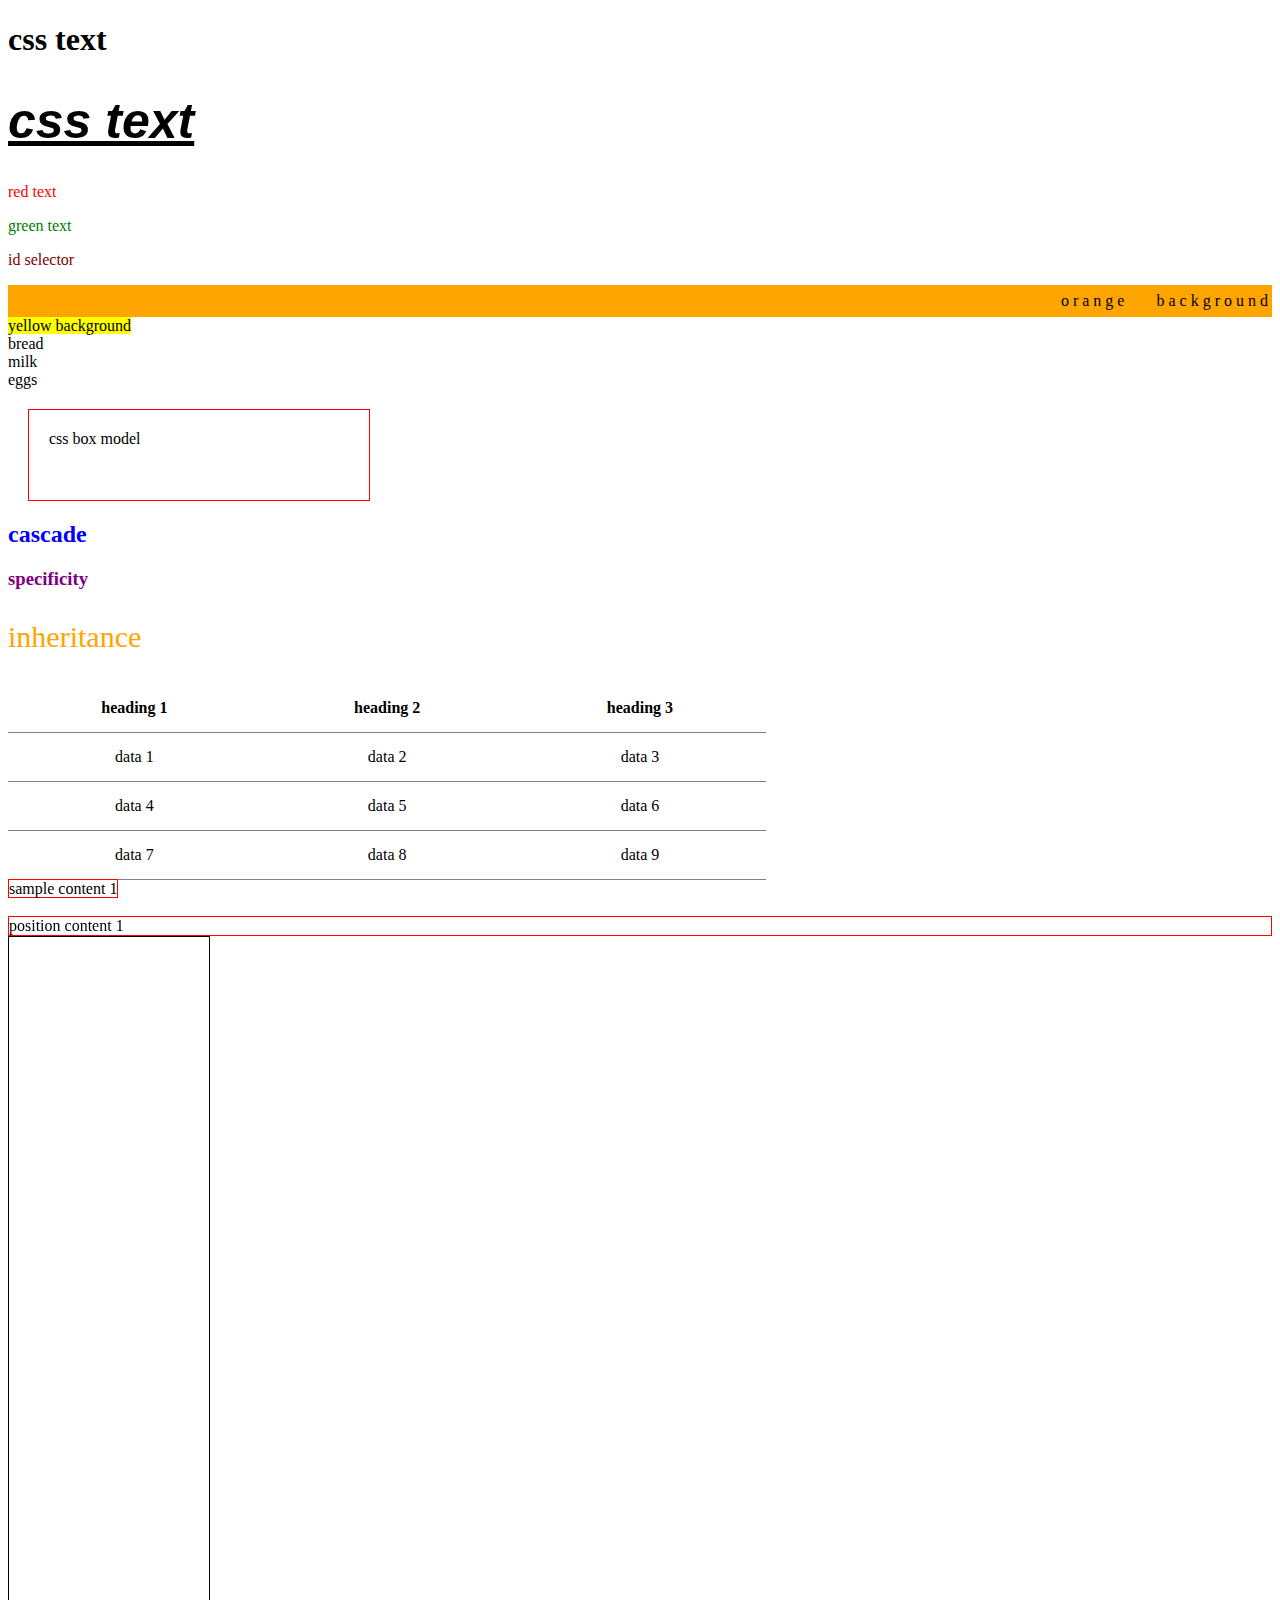
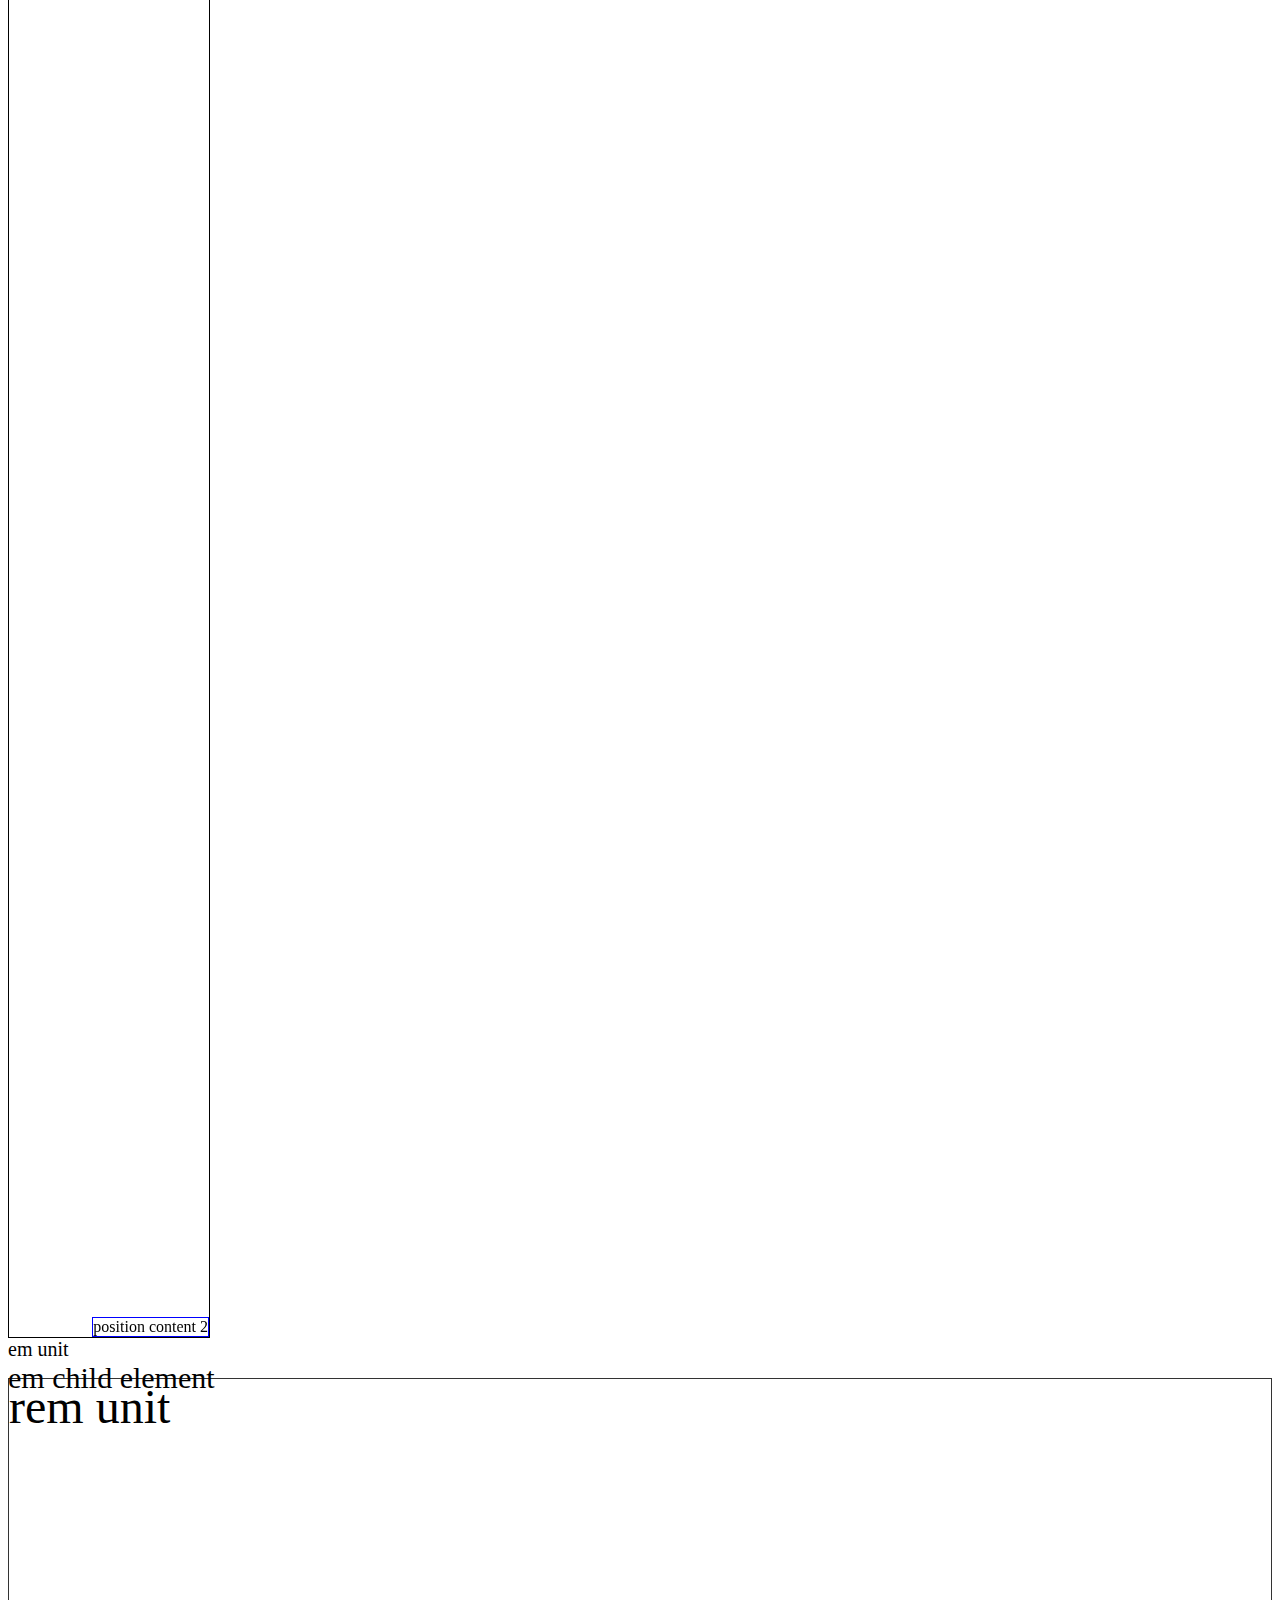
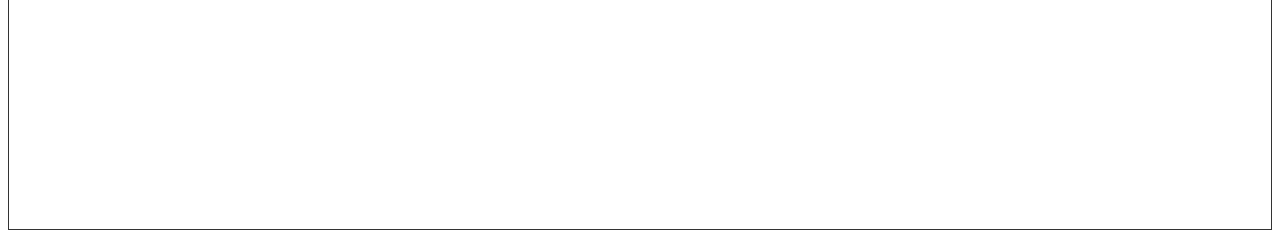
<file: CSS And HTML/CSS CRASH COURSE/Index.HTML>
<!DOCTYPE html>
<html lang="en">
  <head>
    <meta charset="UTF-8" />
    <meta http-equiv="X-UA-Compatible" content="IE=edge" />
    <meta name="viewport" content="width=device-width, initial-scale=1.0" />
    <title>Document</title>
    <link rel="stylesheet" href="styles.css" />
  </head>
  <body>
    <h1>css text</h1>
    <h1 class="font-styles">css text</h1>
    <p class="error">red text</p>
    <p class="success">green text</p>
    <p id="test">id selector</p>

    <div class="orange">orange background</div>
    <span class="yellow">yellow background</span>

    <ul>
      <li>bread</li>
      <li>milk</li>
      <li>eggs </li>
    </ul>

    <div class="box-model">css box model</div>

    <h2>cascade</h2>

    <h3 id="title" class="sub-heading" style="color: purple">specificity</h3>

    <div class="inheritance">
      <p>inheritance</p>
    </div>

    <table>
      <thead>
        <tr>
          <th>heading 1</th>
          <th>heading 2</th>
          <th>heading 3</th>
        </tr>
      </thead>
      <tbody>
        <tr>
          <td>data 1</td>
          <td>data 2</td>
          <td>data 3</td>
        </tr>
        <tr>
          <td>data 4</td>
          <td>data 5</td>
          <td>data 6</td>
        </tr>
        <tr>
          <td>data 7</td>
          <td>data 8</td>
          <td>data 9</td>
        </tr>
      </tbody>
    </table>

    <div class="content-1">sample content 1</div>
    <span class="content-2">sample content 2</span>

    <br />
    <br />

    <div class="position-1">position content 1</div>
    <div class="container">
      <div class="position-2">position content 2</div>
    </div>

    <div class="em-container">em unit
        <div class="em">em child element</div>
    </div>

    <div class="rem">rem unit</div>
  </body>
</html>
</file>
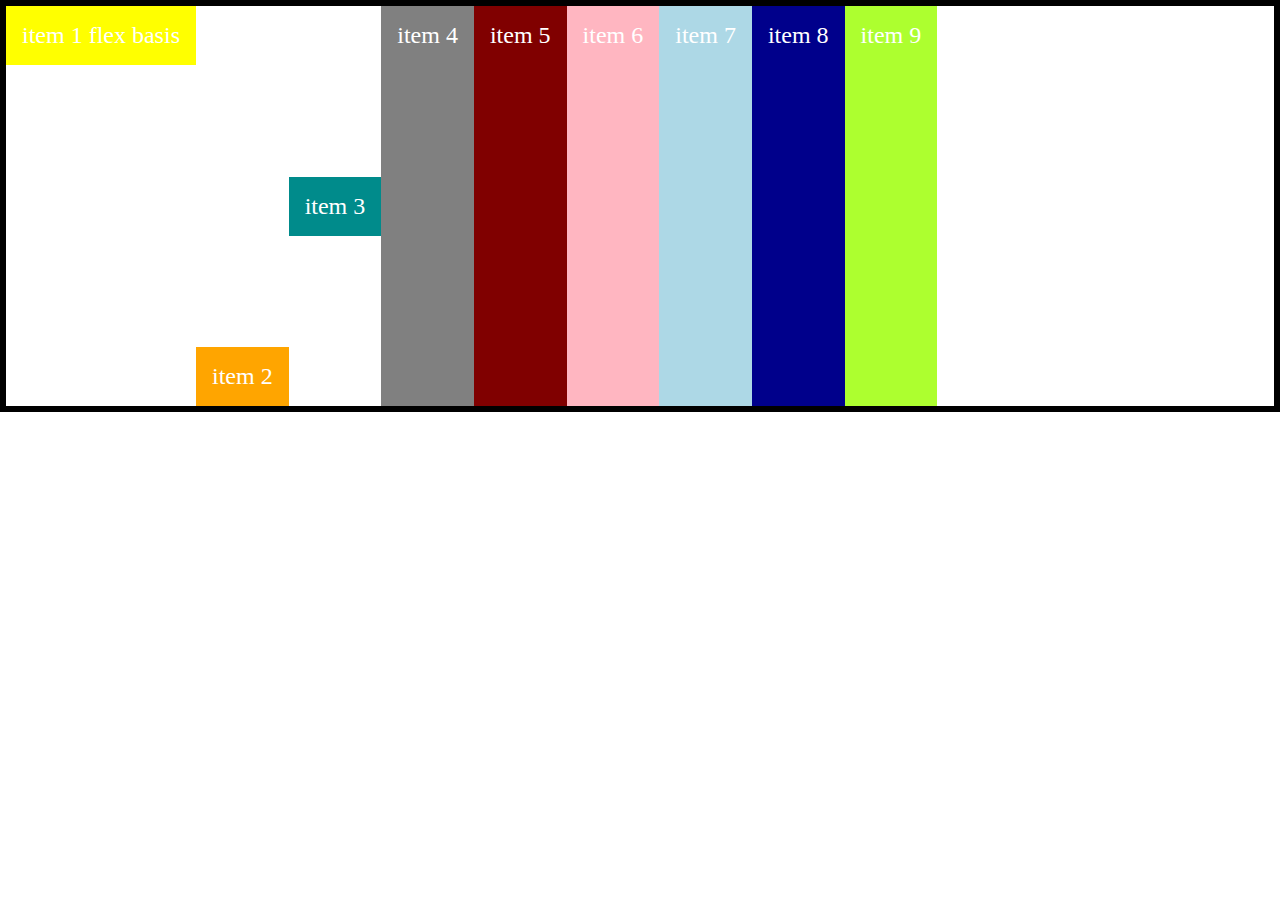
<file: CSS And HTML/FLEXBOX CRASH COURSE/INDEX.HTML>
<!DOCTYPE html>
<html lang="en">
  <head>
    <meta charset="UTF-8" />
    <meta name="viewport" content="width=device-width, initial-scale=1.0" />
    <title>FLEXBOX</title>
    <link rel="stylesheet" href="STYLESS.CSS" />
  </head>
  <body>
    <div class="container">
      <div class="flex-item item-1">item 1 flex basis</div>
      <div class="flex-item item-2">item 2</div>
      <div class="flex-item item-3">item 3</div>
      <div class="flex-item item-4">item 4</div>
      <div class="flex-item item-5">item 5</div>
      <div class="flex-item item-6">item 6</div>
      <div class="flex-item item-7">item 7</div>
      <div class="flex-item item-8">item 8</div>
      <div class="flex-item item-9">item 9</div>
    </div>
  </body>
</html>
</file>
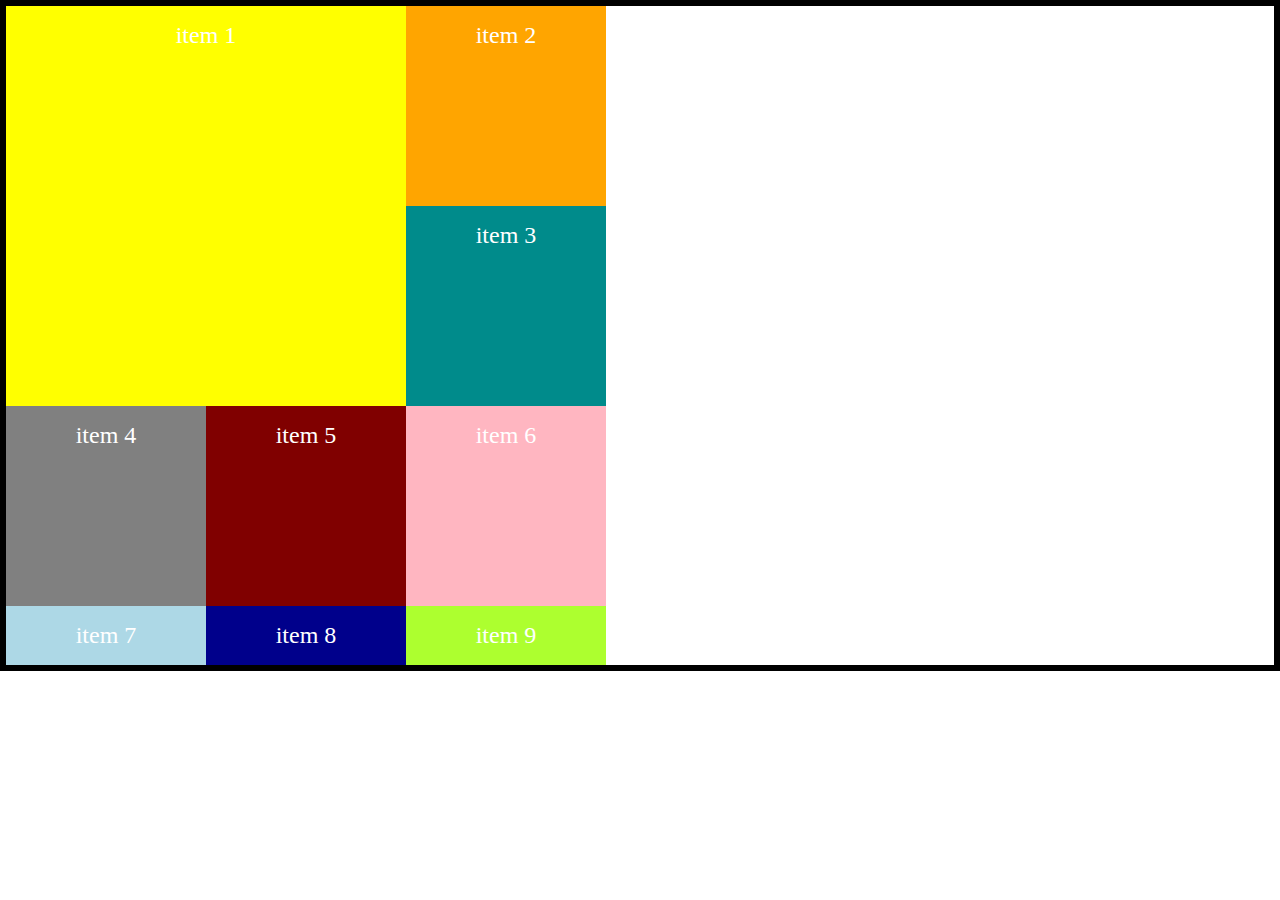
<file: CSS And HTML/CSS CRASH COURSE/GRID CRASH COURSE/INDEX.HTML>
<!DOCTYPE html>
<html lang="en">
  <head>
    <meta charset="UTF-8" />
    <meta name="viewport" content="width=device-width, initial-scale=1.0" />
    <title>grid</title>
    <link rel="stylesheet" href="STYLES.CSS" />
  </head>
  <body>
    <div class="container">
      <div class="grid-item item-1">item 1</div>
      <div class="grid-item item-2">item 2</div>
      <div class="grid-item item-3">item 3</div>
      <div class="grid-item item-4">item 4</div>
      <div class="grid-item item-5">item 5</div>
      <div class="grid-item item-6">item 6</div>
      <div class="grid-item item-7">item 7</div>
      <div class="grid-item item-8">item 8</div>
      <div class="grid-item item-9">item 9</div>
    </div>
  </body>
</html>
</file>
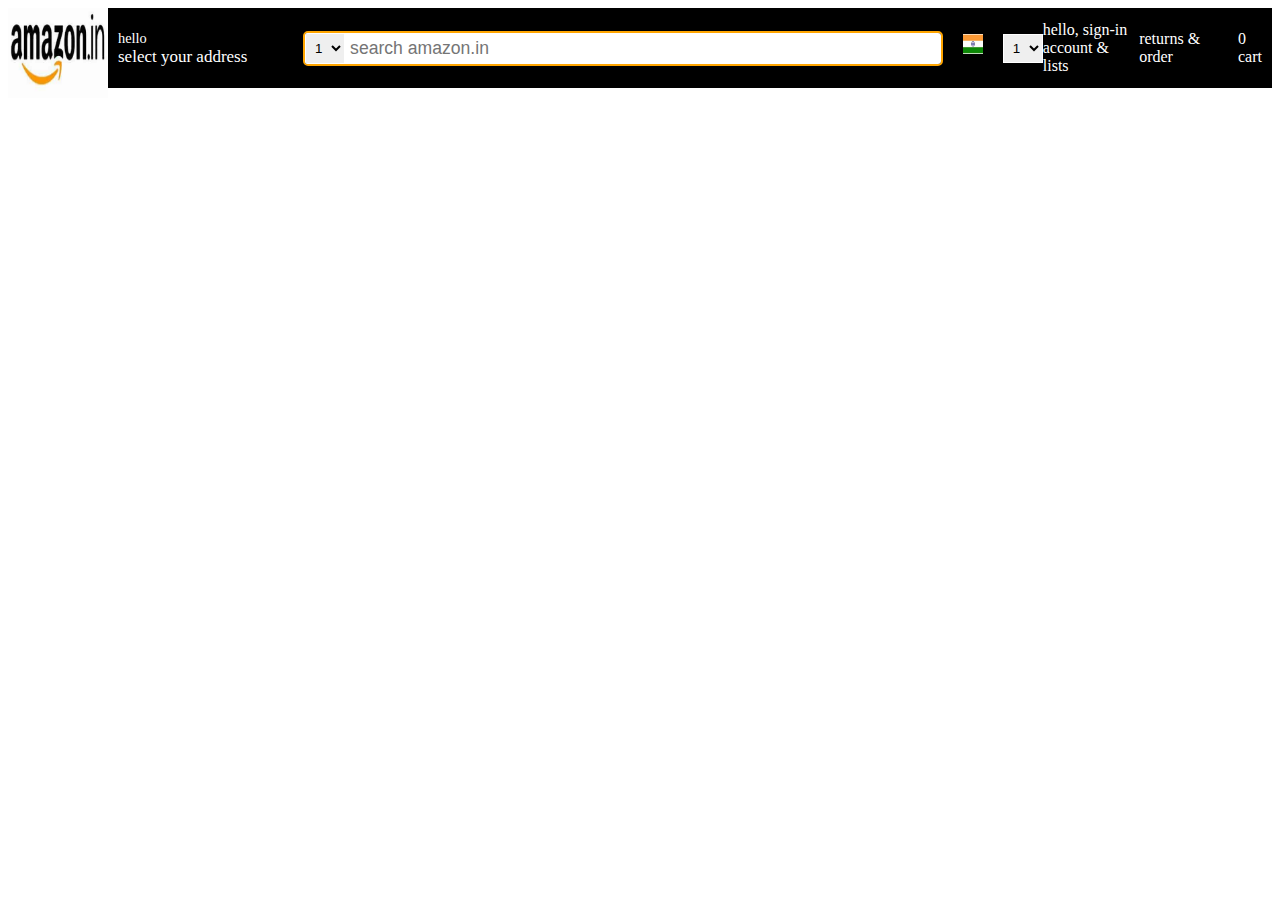
<file: CSS And HTML/intro-to-html/styles/index.html>
<!DOCTYPE html>
<html lang="en">
<head>
    <meta charset="UTF-8">
    <meta name="viewport" content="width=device-width, initial-scale=1.0">
    <title>amazon</title>
    <link rel="stylesheet" href="https://cdnjs.cloudflare.com/ajax/libs/font-awesome/6.4.2/css/all.min.css" integrity="sha512-z3gLpd7yknf1YoNbCzqRKc4qyor8gaKU1qmn+CShxbuBusANI9QpRohGBreCFkKxLhei6S9CQXFEbbKuqLg0DA==" crossorigin="anonymous" referrerpolicy="no-referrer" />
    <link rel="stylesheet" href="styles.css">
</head>
<body>
    <header>
        <nav class="navbar">
            <div class="logo border-box">
            <img src="[data-uri]" alt="">
            </div>
            <div class="address border-box">
            <i class="fa-solid fa-location-dot"></i>
                <div class="ad-box">
                    <span>hello</span>
                    <div class="last-text"></div>
                <span style="font-size: 17px;">select your address</span>
                </div>
            </div>
            <div class="search-box border-box">
                <select>
                <option value="1">1</option>
                <option value="1">2</option>
                <option value="1">3</option>
                <option value="1">4</option>
                </select>
                <input type="text" placeholder="search amazon.in">
                <div class="search-icon border-box"></div>
                <i class="fa-solid fa-magnifying-glass"></i>
            </div>
            <div class="langauge border-box">
                <img src="[data-uri]">
                <select name="" class="langauge">
                    <option value="1">1</option>
                    <option value="1">1</option>
                    <option value="1">1</option>
                    <option value="1">1</option>
                </select>
            </div>
            <div class="sign-in border-box">
                <div class="sign-text">
                    <span>hello, sign-in</span>
                    <span>account & lists</span> 
                </div>
                <i class="fa-solid fa-caret-down"></i>
            </div>
            <div class="order border-box">
                <div class="order-box">
                    <span>returns</span>
                    <span>& order</span>
                </div>
            </div>
            <div class="cart border-box">
                <div class="cart-box">
                    <i class="fa-regular fa-cart-minus"></i>
                    <div class="value">0</div>
                    <span>cart</span>
                </div>
            </div>
        </nav>
    </header>
</body>
</html>
</file>
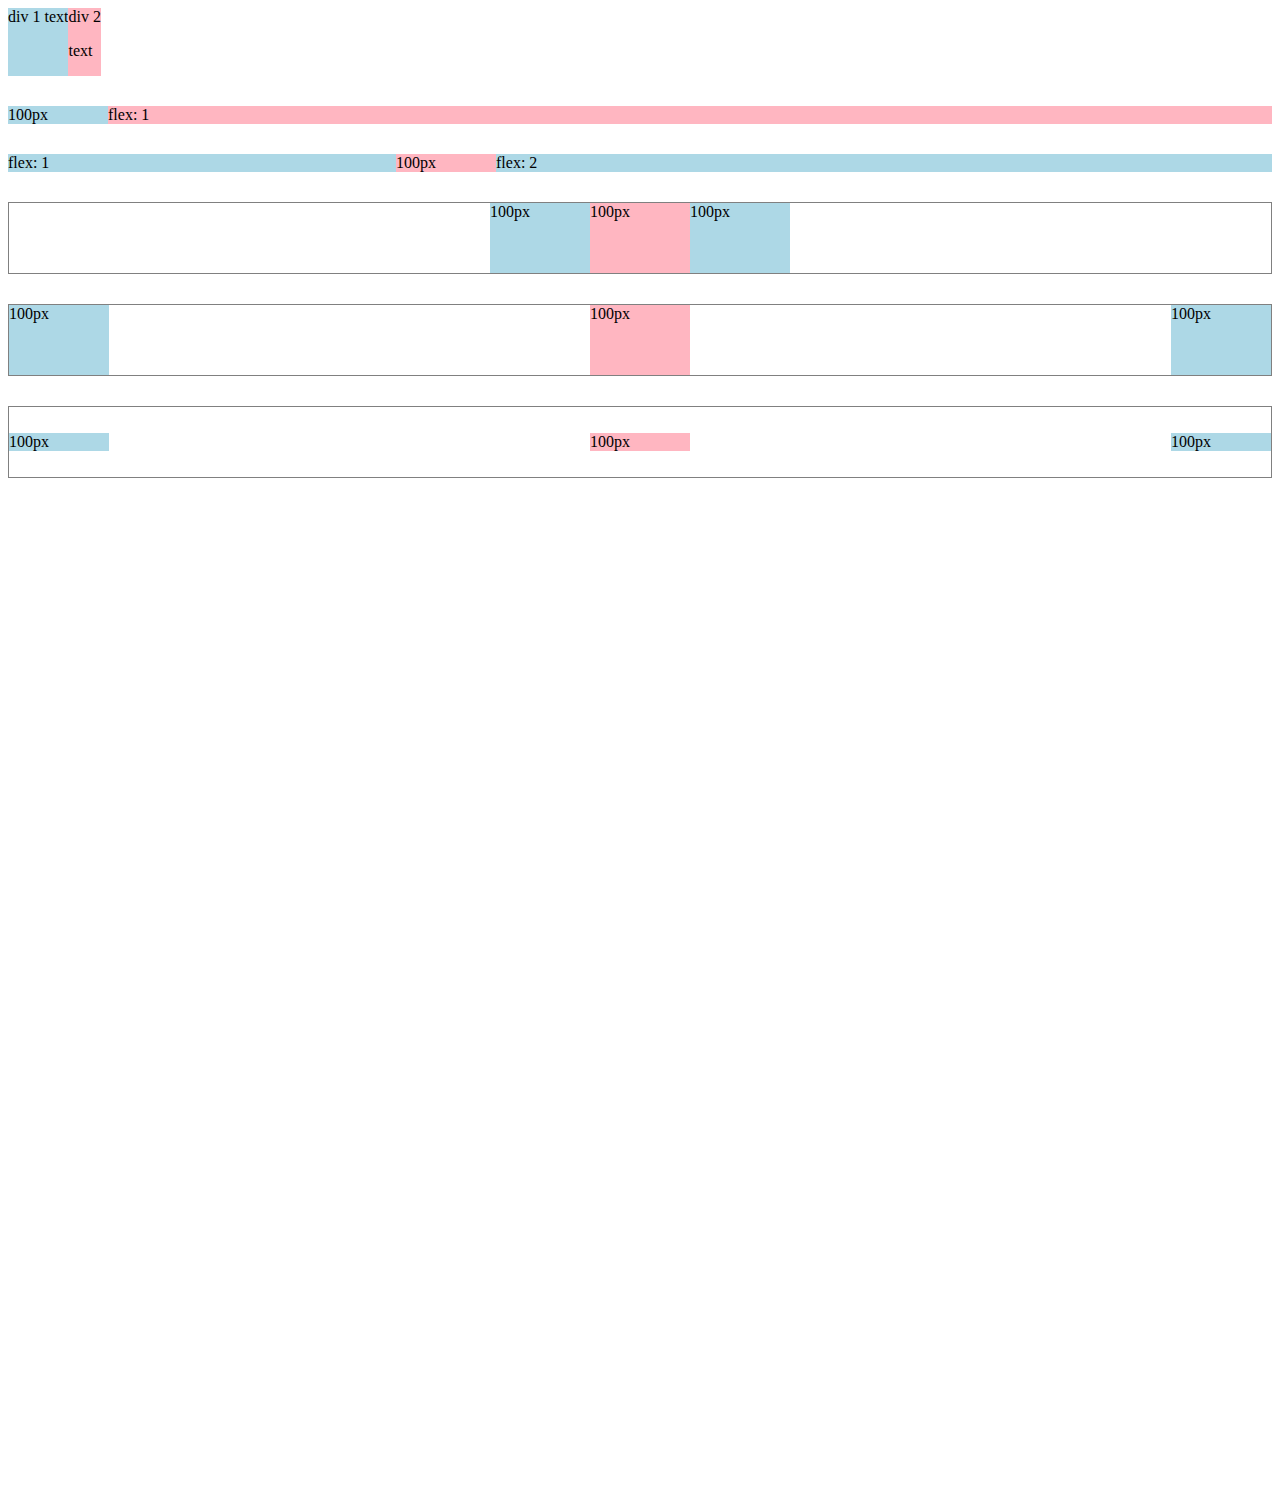
<file: CSS And HTML/flexbox.html>
<!DOCTYPE html>
<html>
    <head>
        <title>flexbox practice</title>
    </head>
    <body style="padding-bottom: 1000px;">
        <div style="
            display: flex;
            flex-direction: row;
        ">
            <div style="background-color:
            lightblue;"> div 1 text</div>
            <div style="background-color:
            lightpink;"> div 2 <p>text</p></div>
        </div>

                <div style="
            margin-top: 30px;
            display: flex;
            flex-direction: row;
        ">
            <div style="
            background-color: lightblue;
            width:  100px;
            ">100px</div>
            <div style="background-color: lightpink;
            flex: 1;
            ">flex: 1</div>
        </div>

        <div style="
            margin-top: 30px;
            display: flex;
            flex-direction: row;
        ">
            
            <div style="background-color: lightblue;
            flex: 1;
            ">flex: 1</div>
            <div style="
            background-color: lightpink;
            width:  100px;
            ">100px</div>
            <div style="
            background-color: lightblue;
            flex: 2;
            ">flex: 2  </div>
        </div>

        <div style="
            margin-top: 30px;
            height: 70px;
            border-width: 1px;
            border-style: solid;
            border-color: gray;

            
            display: flex;
            flex-direction: row;
            justify-content: center;
        ">
            
            <div style="background-color: lightblue;
            width: 100px;
            ">100px</div>
            <div style="
            background-color: lightpink;
            width:  100px;
            ">100px</div>
            <div style="
            background-color: lightblue;
            width: 100px;
            ">100px</div>
        </div>

        <div style="
            margin-top: 30px;
            height: 70px;
            border-width: 1px;
            border-style: solid;
            border-color: gray;

            
            display: flex;
            flex-direction: row;
            justify-content:space-between;
        ">
            
            <div style="background-color: lightblue;
            width: 100px;
            ">100px</div>
            <div style="
            background-color: lightpink;
            width:  100px;
            ">100px</div>
            <div style="
            background-color: lightblue;
            width: 100px;
            ">100px</div>
        </div>

        <div style="
            margin-top: 30px;
            height: 70px;
            border-width: 1px;
            border-style: solid;
            border-color: gray;

            
            display: flex;
            flex-direction: row;
            justify-content:space-between;
            align-items: center;
        ">
            
            <div style="background-color: lightblue;
            width: 100px;
            ">100px</div>
            <div style="
            background-color: lightpink;
            width:  100px;
            ">100px</div>
            <div style="
            background-color: lightblue;
            width: 100px;
            ">100px</div>
        </div>
    </body>
</html>
</file>
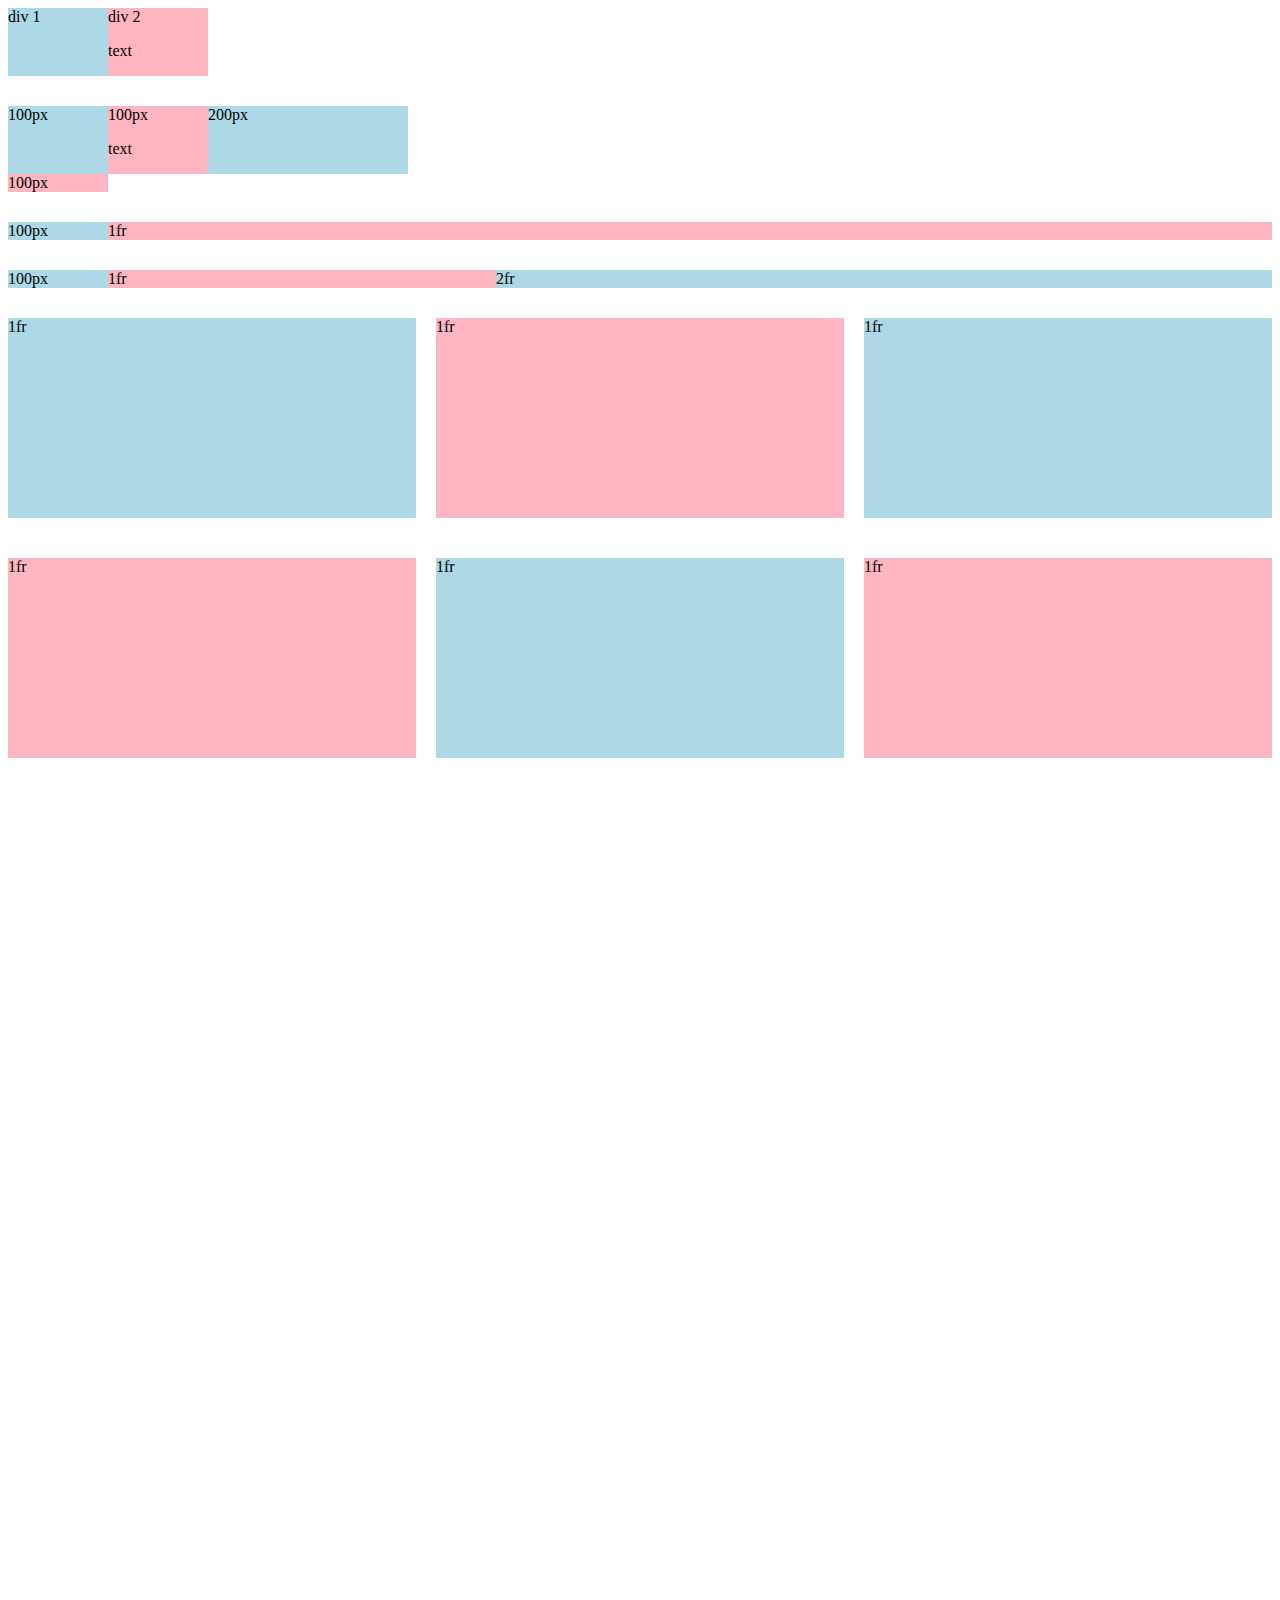
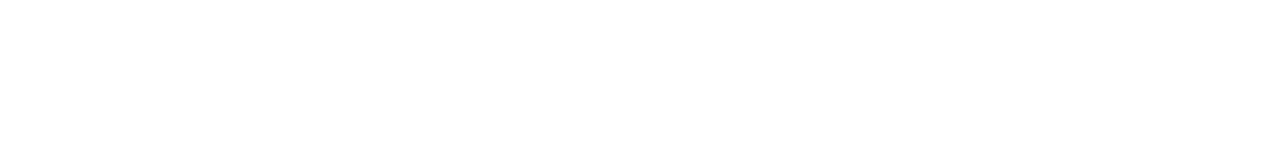
<file: CSS And HTML/grid.html>
<!DOCTYPE html>
<html>
    <head>
        <title>Grid practice</title>
    </head>
    <body style="padding-bottom: 1000px;">
        <div style="
            display: grid;
            grid-template-columns: 100px 100px; 
            ">
            <div style="background-color:
            lightblue;">div 1</div>
            <div style="background-color:
            lightpink;">div 2<p>text</p></div>
        </div>

        <div style="
        margin-top: 30px;
        display: grid;
        grid-template-columns: 100px 100px 
        200px ; 
            ">
            <div style="background-color:
            lightblue;">100px</div>
            <div style="background-color:
            lightpink;">100px<p>text</p></div>
            <div style="background-color:
            lightblue;">200px</div>
            <div style="background-color:
            lightpink;">100px</div>
        </div>

        <div style="
        margin-top: 30px;
        display: grid;
        grid-template-columns: 100px 1fr; 
        ">
        <div style="background-color:
        lightblue;">100px</div>
        <div style="background-color:
        lightpink;">1fr</div>
        </div>

        <div style="
        margin-top: 30px;
        display: grid;
        grid-template-columns: 100px 1fr 2fr; 
        ">
        <div style="background-color:
        lightblue;">100px</div>
        <div style="background-color:
        lightpink;">1fr</div>
        <div style="background-color:
        lightblue;">2fr</div>
        </div>

        <div style="
        margin-top: 30px;
        display: grid;
        grid-template-columns: 1fr 1fr 1fr; 
        column-gap: 20px;
        row-gap: 40px;
        ">
        <div style="background-color:
        lightblue; height: 200px;">1fr</div>
        <div style="background-color:
        lightpink; height: 200px;">1fr</div>
        <div style="background-color:
        lightblue; height: 200px;">1fr</div>
        <div style="background-color:
        lightpink; height: 200px;">1fr</div>
        <div style="background-color:
        lightblue; height: 200px;">1fr</div>
        <div style="background-color:
        lightpink; height: 200px;">1fr</div>
        </div>
    </body>
</html>
</file>
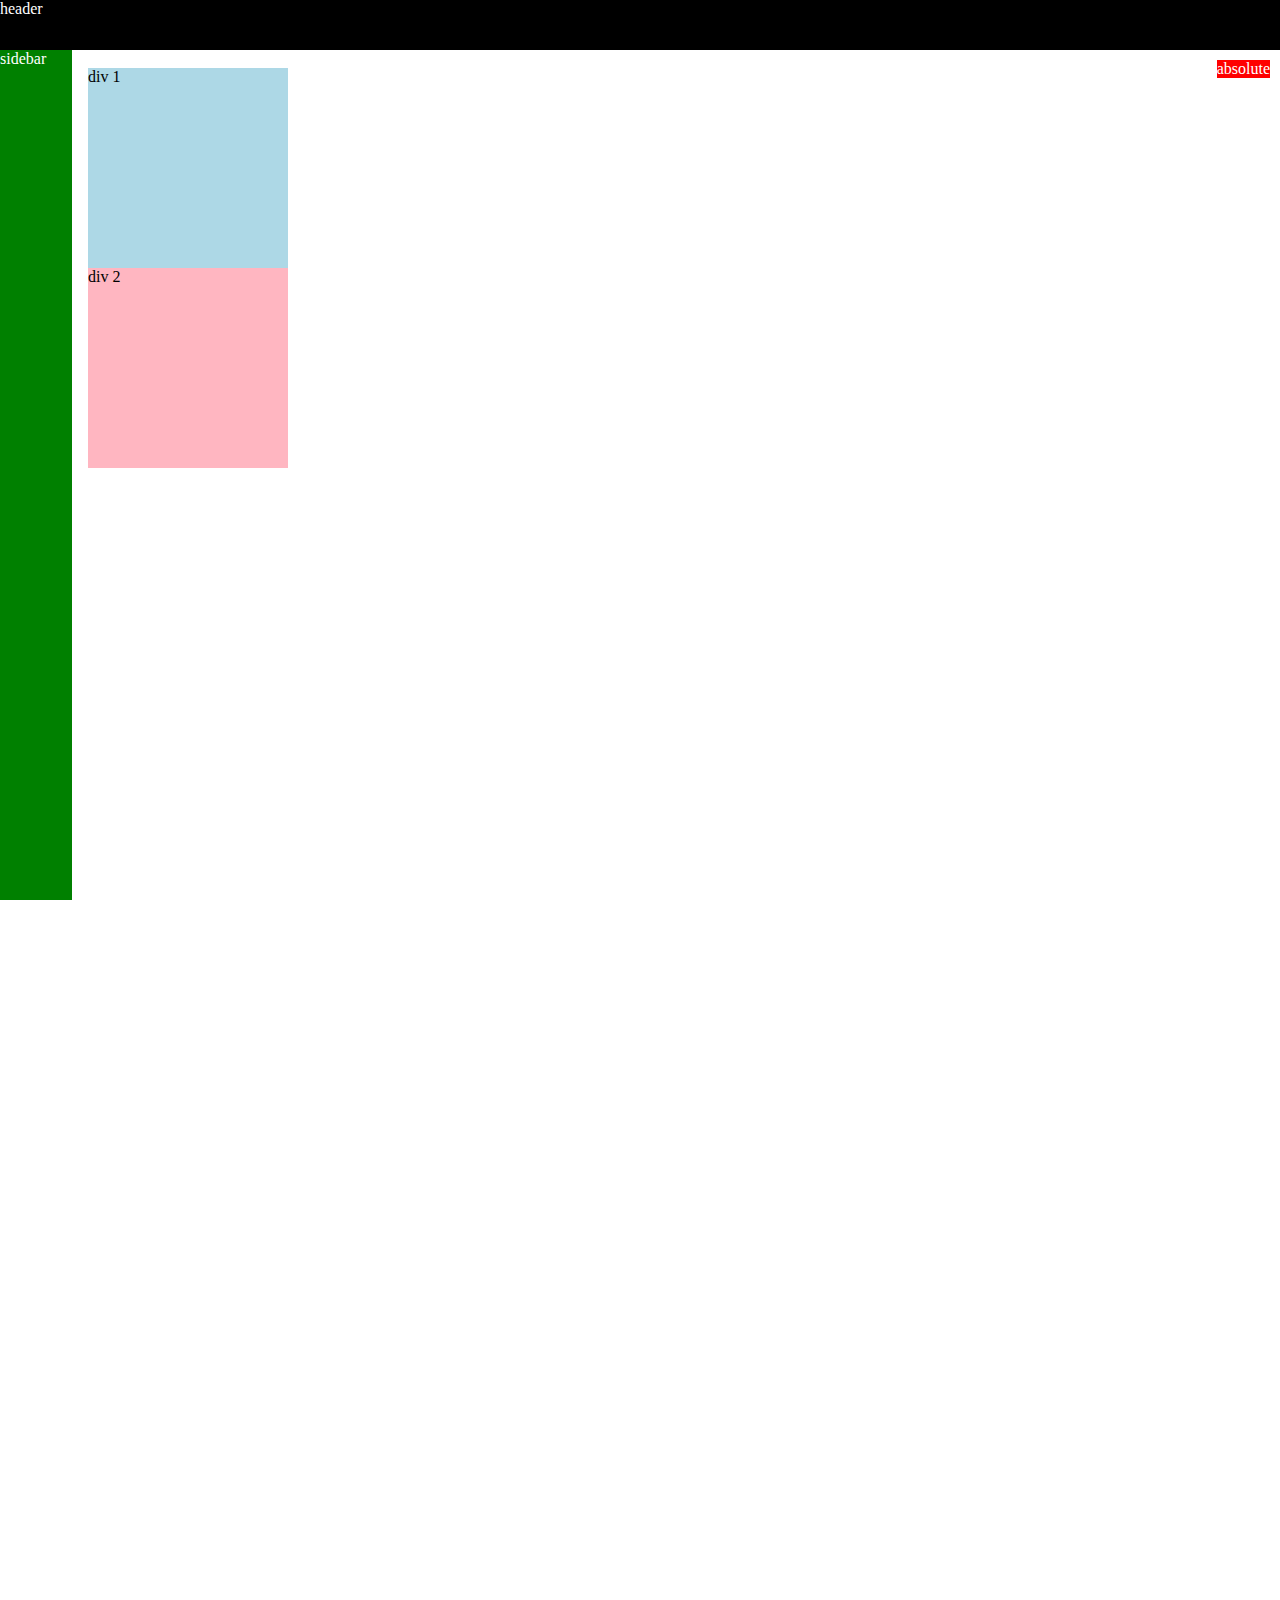
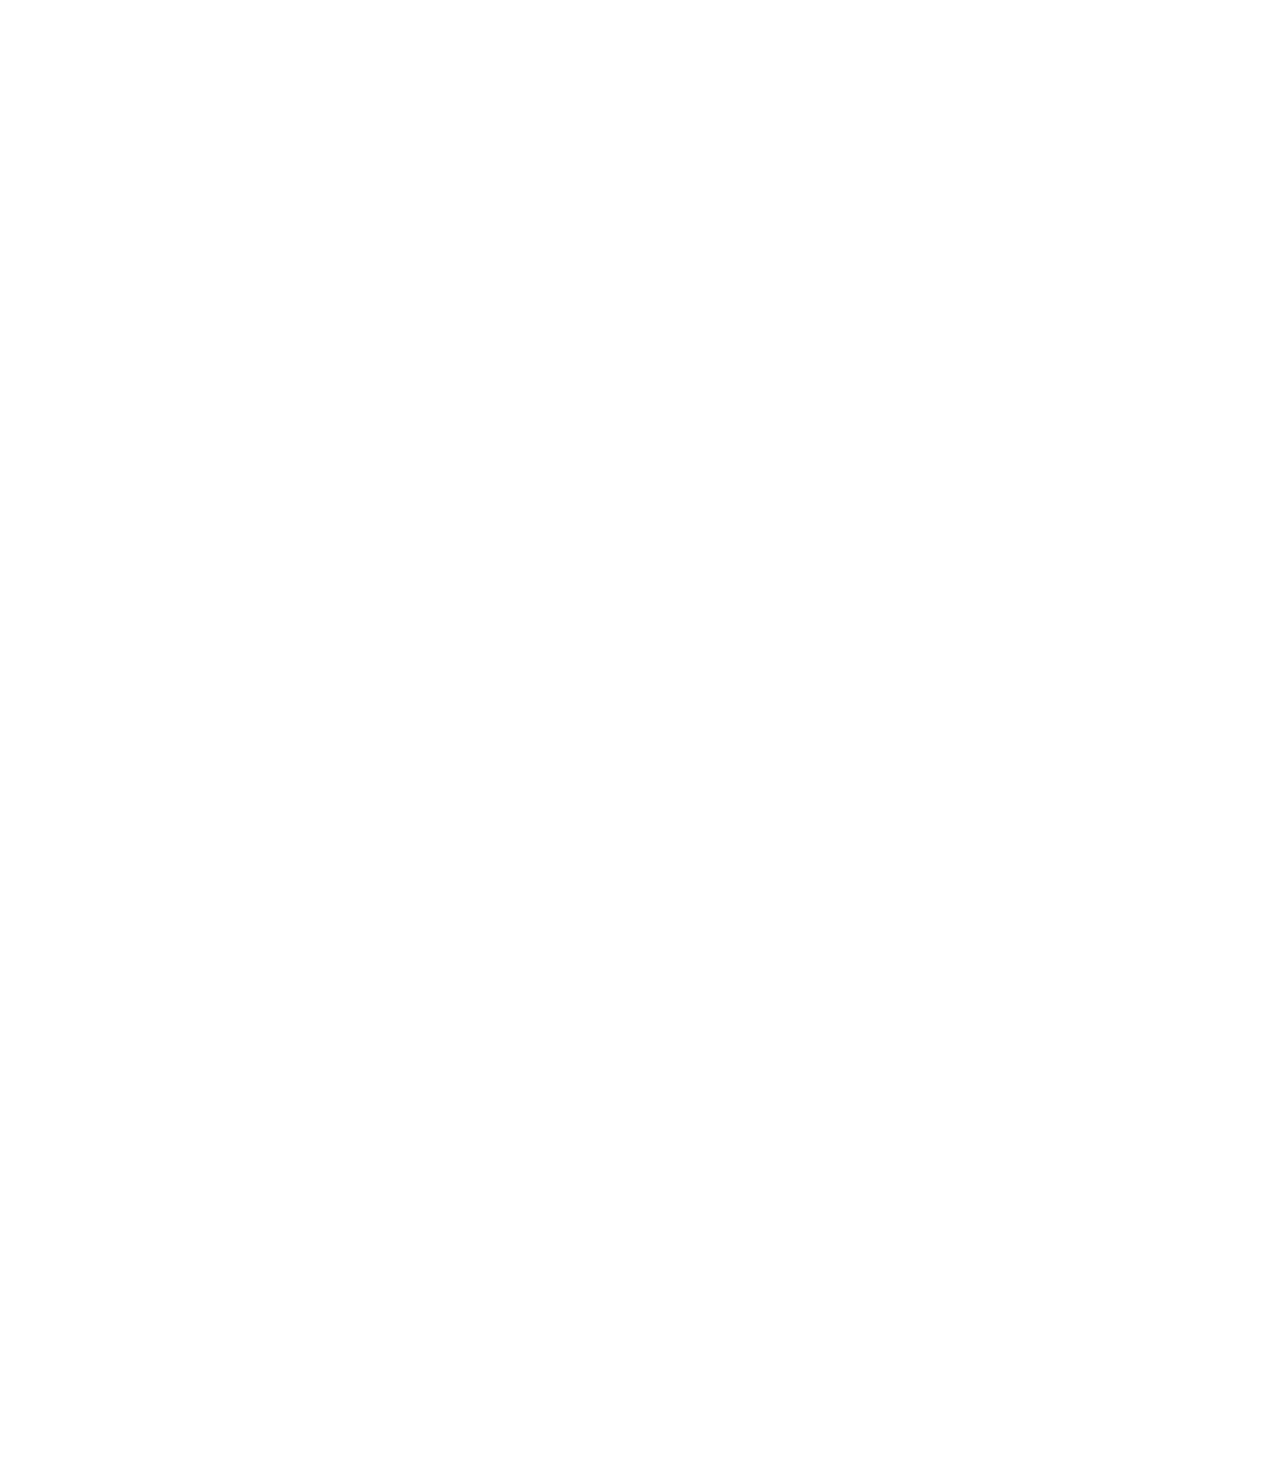
<file: CSS And HTML/position.html>
<!DOCTYPE htm">
    <html>
    <head>
        <title>postion practice</title>
    </head>
    <body style="
    height: 3000px;
    padding-top: 60px;
    padding-left: 80px;
    ">
        <div style="
            background-color: black;
            color: white;
            position: fixed;
            top: 0;
            left: 0;
            right: 0;
            height: 50px;
            z-index: 100;
            ">header</div>

            <div style="
            background-color: green;
            color: white;
            position: fixed;
            left: 0;
            bottom: 0;
            top: 50px;
            width: 72px;
            ">
            sidebar
            </div>

            <div style="
            position: absolute;
            background-color: red;
            color: white;
            top: 60px;
            right: 10px;
            ">
                absolute
            </div>


        <div style="
        background-color: lightblue;
        height: 200px;
        width: 200px;
        position: static;
        "> div 1</div>
        <div style="background-color: lightpink;
        height: 200px;
        width: 200px;
        position: relative;
        "> div 2</div>
    </body>
</html>
</file>
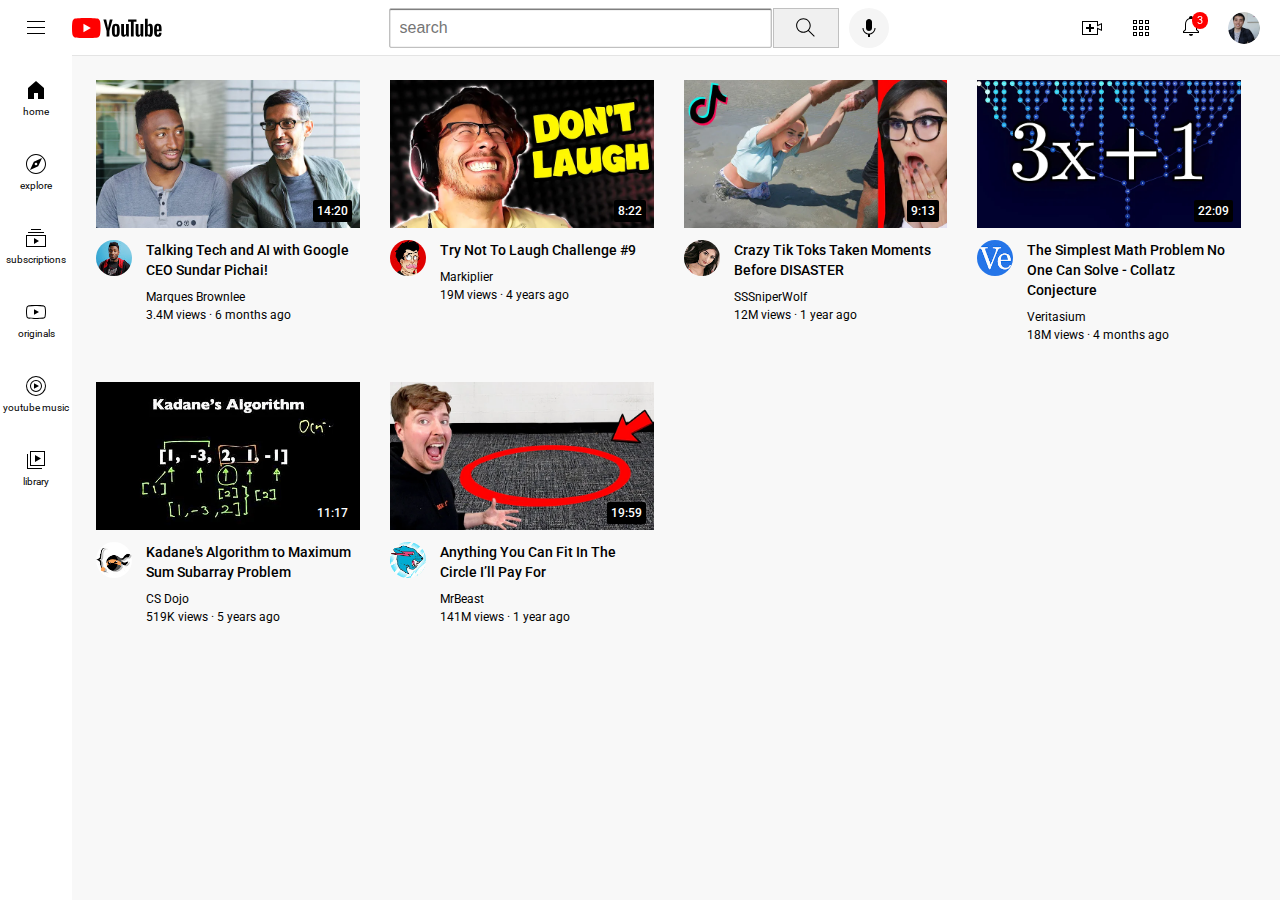
<file: CSS And HTML/youtube.html>
<!DOCTYPE html>
<html>
  <head>
    <title>youtube.com clone</title>

    <link rel="preconnect" href="https://fonts.googleapis.com" />
    <link rel="preconnect" href="https://fonts.gstatic.com" crossorigin />
    <link
      href="https://fonts.googleapis.com/css2?family=Roboto:wght@400;500;700&display=swap"
      rel="stylesheet"
    />

<link rel="stylesheet" href="styles/general.css">
<link rel="stylesheet" href="styles/header.css">
<link rel="stylesheet" href="styles/video.css">
<link rel="stylesheet" href="styles/sidebar.css">
  </head>
  <body>
    <header class="header">
      <div class="left-section">
        <img class="hamburger-menu"
        src="icon/hamburger-menu.svg">
        <img class="youtube-logo" 
        src="icon/youtube-logo.svg">
      </div>
      <div class="middle-section">
        <input class="search-bar" type="text" placeholder="search">
        <button class="search-button">
          <img class="search-icon"
          src="icon/search.svg">
          <div class="tooltip">search</div>
        </button>
        <!--put position abosulte inside position relative-->
        <button class="voice-search-button">
          <img class="voice-search-icon" 
          src="icon/voice-search-icon.svg">
          <div class="tooltip"> search with your voice</div>
        </button>
      </div>
      <div class="right-section">
        <div class="upload-icon-container">
        <img class="upload-icon" 
        src="icon/upload.svg">
        <div class="tooltip">create</div>
        </div>
        <img class="youtube-apps-icon" 
        src="icon/youtube-apps.svg">
        <div class="notifications-icon-container">
        <img class="notifications-icon"
        src="icon/notifications.svg">
        <div class="notifications-count">3</div>
        </div>
        <img class="current-user-picture"
        src="channel-picture/my-channel.jpeg">
      </div>
    </header>


    <nav class="sidebar">
      <div class="sidebar-link">
      <img src="icon/home.svg">
      <div>home</div>
      </div>
      <div class="sidebar-link">
      <img src="icon/explore (1).svg">
      <div>explore</div>
      </div>
      <div class="sidebar-link">
      <img src="icon/subscriptions.svg">
      <div>subscriptions</div>
      </div>
      <div class="sidebar-link">
      <img src="icon/originals (1).svg">
      <div>originals</div>
      </div>
      <div class="sidebar-link">
      <img src="icon/youtube-music (1).svg">
      <div>youtube music</div>
      </div>
      <div class="sidebar-link">
      <img src="icon/library (1).svg">
      <div>library</div> 
      </div>
    </nav>

    <main><div class="video-grid">
      <section class="video-preview">
        <div class="thumbnail-row">
          <img class="thumbnails" src="thumbnails/thumbnail-1 (1).webp" />
          <div class="video-time">14:20</div>
        </div>
        <div class="video-info-grid">
          <div class="channel-picture">
            <img class="profile-picture" src="channel-picture/channel-1.jpeg" />
          </div>
          <div class="video-info">
            <p class="video-title">
              Talking Tech and AI with Google CEO Sundar Pichai!
            </p>
            <p class="video-author"> Marques Brownlee </p>
            <p class="video-stats"> 3.4M views &#183; 6 months ago </p>
          </div>
        </div>
      </section>

      <div class="video-preview">
        <div class="thumbnail-row">
          <img class="thumbnails" src="thumbnails/thumbnail-2.webp" />
          <div class="video-time">8:22</div>
        </div>
        <div class="video-info-grid">
          <div class="channel-picture">
            <img
              class="profile-picture"
              src="channel-picture/channel-2 (1).jpeg"
            />
          </div>
          <div class="video-info">
            <p class="video-title"> Try Not To Laugh Challenge #9 </p>
            <p class="video-author"> Markiplier </p>
            <p class="video-stats"> 19M views &#183; 4 years ago </p>
          </div>
        </div>
      </div>

      <div class="video-preview">
        <div class="thumbnail-row">
          <img class="thumbnails" src="channel-picture/thumbnail-3.webp" />
          <div class="video-time">9:13</div>
        </div>
        <div class="video-info-grid">
          <div class="channel-picture">
            <img class="profile-picture" src="channel-picture/channel-3.jpeg" />
          </div>
          <div class="video-info">
            <p class="video-title">
              Crazy Tik Toks Taken Moments Before DISASTER
            </p>
            <p class="video-author"> SSSniperWolf </p>
            <p class="video-stats"> 12M views &#183; 1 year ago </p>
          </div>
        </div>
      </div>

      <div class="video-preview">
        <div class="thumbnail-row">
          <img class="thumbnails" src="channel-picture/thumbnail-4.webp" />
          <div class="video-time">22:09</div>
        </div>
        <div class="video-info-grid">
          <div class="channel-picture">
            <img class="profile-picture" src="channel-picture/channel-4.jpeg" />
          </div>
          <div class="video-info">
            <p class="video-title">
              The Simplest Math Problem No One Can Solve - Collatz Conjecture
            </p>
            <p class="video-author"> Veritasium </p>
            <p class="video-stats"> 18M views &#183; 4 months ago </p>
          </div>
        </div>
      </div>


    <div class="video-preview">
        <div class="thumbnail-row">
          <img class="thumbnails" src="channel-picture/thumbnail-5.webp" />
          <div class="video-time">11:17</div>
        </div>
        <div class="video-info-grid">
          <div class="channel-picture">
            <img class="profile-picture" src="channel-picture/channel-5.jpeg" />
          </div>
          <div class="video-info">
            <p class="video-title">
            Kadane's Algorithm to Maximum Sum Subarray Problem
            </p>
            <p class="video-author"> CS Dojo </p>
            <p class="video-stats"> 519K views &#183; 5 years ago </p>
          </div>
        </div>
      </div>
  </body>
</html>


    <div class="video-preview">
        <div class="thumbnail-row">
          <img class="thumbnails" src="channel-picture/thumbnail-6.webp" />
          <div class="video-time">19:59</div>
        </div>

        
        <section class="video-info-grid">
          <div class="channel-picture">
            <img class="profile-picture" src="channel-picture/channel-6.jpeg" />
          </div>
          <div class="video-info">
            <p class="video-title">
            Anything You Can Fit In The Circle I’ll Pay For
            </p>
            <p class="video-author"> MrBeast </p>
            <p class="video-stats"> 141M views &#183; 1 year ago  </p>
          </div>
        </section>
      </main>
  </body>
</html>
</file>
<file: CSS And HTML/CSS CRASH COURSE/styles.css>
.error {
    color: red;
}

.success {
    color: green;
}

#test {
    color: maroon;
}

.orange {
    background-color: orange;
    text-align: right;
    line-height: 2;
    letter-spacing: 4px;
    word-spacing: 20px;
}

.yellow {
    background-color: yellow;
}

.font-styles {
    font-family: Verdana, Geneva, Tahoma, sans-serif;
    font-style: italic;
    font-weight: bold;
    text-decoration: underline;
    font-size: 50px;
}

ul {
    list-style-type: none;
    margin: 0;
    padding: 0;
}

.box-model {
    border: 1px solid red;
    height: 50px;
    width: 300px;
    padding: 20px;
    margin: 20px
}

h2 {
    color: red;
}

h2 {
    color: blue;
}

.sub-heading {
    color: blue;
}

h3 {
    color: red;
}

#title {
    color: orange;
}

.inheritance {
    color: orange;
    font-family:'Segoe UI';
    font-size: 30px;
}

th, td {
    border-bottom: 1px solid gray;
    padding: 15px;
}

table {
    border-collapse: collapse;
    width: 60%;
}

td {
    text-align: center;
}

.content-1 {
    border: 1px solid red;
    display: inline;
}

.content-2 {
    border: 1px solid blue;
    display: none;
}

.position-1 {
    border: 1px solid red;
    position: sticky;
    top: 50px;
    left: 50px;
}


.position-2 {
    border: 1px solid blue;
    position: absolute;
    bottom: 0px;
    right: 0px;
}

.container {
    position: relative;
    width: 200px;
    height: 2000px;
    border: 1px solid black;
}

.em-container {
    font-size: 20px;
    height: 2em;
}

.em {
    font-size: 1.5em;
}

.rem {
    font-size: 3rem;
    height: min(50vh, 600px);
    border: 1px solid #333;
}
</file>
<file: CSS And HTML/FLEXBOX CRASH COURSE/STYLESS.CSS>
body {
    margin: 0;
}
.container {
    border: 6px solid black;
    display: flex;
    height: 400px;
    /* flex-direction: column; */
    /* flex-wrap: wrap; */
    /* flex-flow: row-reverse wrap; */
    /* column-gap: 20px; */
    /* row-gap: 30px; */
    /* gap: 40px 20px; */
    /* justify-content: center; */
    /* align-items: baseline; */
    /* align-content: space-around; */

}
.flex-item {
    color: white;
    font-size: 1.5rem;
    padding: 1rem;
    text-align: center;
    /* flex-grow: 1; */
    /* flex-shrink: 0; */
    /* width: 6rem; */
}
.item-1 {
    background-color: yellow;
    /* flex-basis: 200px; */
    /* flex-grow: 1; */
    align-self: flex-start;
}
.item-2 {
    background-color: orange;
    align-self: flex-end;
} 
.item-3 {
    background-color: darkcyan;
    align-self: center;
}
.item-4 {
    background-color: gray;
    /* flex-shrink: 4; */
    align-self: stretch;
}
.item-5 {
    background-color: maroon;
}
.item-6 {
    background-color: lightpink;
}
.item-7 {
    background-color: lightblue;
}
.item-8 {
    background-color: darkblue;
}
.item-9 {
    background-color: greenyellow;
}
</file>
<file: CSS And HTML/CSS CRASH COURSE/GRID CRASH COURSE/STYLES.CSS>
body {
    margin: 0;
}
.container {
    border: 6px solid black;
    display: grid;
    /* height: 800px; */
    /* grid-template-columns: repeat(3, minmax(200px, 1fr)); */
    /* grid-template-rows:repeat(3, 1fr); */
    grid-template: repeat(3, 200px) / repeat(3, 200px);
    /* column-gap: 20px; */
    /* row-gap: 30px;  */
    /* gap: 40px 20px;  */
    /* justify-items: center;  */
    /* align-items: center; */
    /* place-items: center; */
    /* justify-content: space-evenly; */
    /* align-content: space-evenly; */
    /* place-content: center;  */
    /* grid-auto-flow: column;  */
     /* grid-auto-columns: 100px;  */
    /* grid-auto-rows: 200px; */
}

.grid-item {
    color: white;
    font-size: 1.5rem;
    padding: 1rem;
    text-align: center;
}
.item-1 {
    background-color: yellow;
    /* grid-column-start: 1;
    grid-column-end: span 2;
    grid-row-start: 1;
    grid-row-end: span 2; */
    grid-column: 1 / span 2;
    grid-row: 1 / span 2;
}
.item-2 {
    background-color: orange;
    
}
.item-3 {
    background-color: darkcyan;
}
.item-4 {
    background-color: gray;
}
.item-5 {
    background-color: maroon;
}
.item-6 {
    background-color: lightpink;
}
.item-7 {
    background-color: lightblue;
}
.item-8 {
    background-color: darkblue;
}
.item-9 {
    background-color: greenyellow;
}
</file>
<file: CSS And HTML/intro-to-html/styles/styles.css>
.header {
    width: 100%;
    
    
    /* padding: 10px 4px;   */
}




header .navbar .logo {
    width: 100px;
    height: 80px;
    margin-right: 5px;
    justify-content:center ;
}

img {
    height: 90px;
    width: 100px;
}

header .navbar .langauge img {
    width: 20px;
    height: 20px;
}

.border-box:hover {
    border: 2px solid white;
}

.ad-box {
display: flex;
/* justify-content: center; */
/* align-items: center; */
flex-direction: column;
}

.ad-box span {
    font-size: 0.9rem;
}

.icon {
    margin-top: 200px;
    margin-right: 150px;
}

.address {
display: flex;
position: relative;
width: 200px;
padding: 5px;
}

.search-box {
    display: flex;
    border: 2px solid orange;
    border-radius: 5px;
    overflow: hidden;
}

select {
border: 1px solid #fff;
    padding: 5px;
    outline: none;
}
.search-icon {
    background-color: white ;
        padding: 0 15px;
            display: flex;
            justify-content: center;
            align-items: center;
            width: 400px
}

input {
    padding: 5px;
    border: none;
    outline: none;
    font-size: 1.1rem;
}

.langauge {
    display: flex;
    margin-left: 20px;
}

header .navbar {
    display: flex;
    align-items: center;
    width: 100%;
    background: black;
    color: white;
}

.show-text {
    font-weight: bold;
    margin-left: 2px;
}

.down {
    margin-top: 4px;
    margin-left: 3px;
}

.langauge .lang-select {
width: 15px;
height: 15px;
margin-top: 2px;
}

.sign-in {
    width: fit-content;
    display: flex;
    height: 100%;
    margin-right: 10px;
}



.cart {
    margin: 0 10px;
}

.sign-text {
    justify-content: center;
    display: grid;

}
</file>
<file: CSS And HTML/styles/general.css>
p {

    margin-top: 0;
    margin-bottom: 0;
}

body {
    /* this style below will be inherited*/
font-family: roboto, arial;
margin: 0;
padding-top: 80px;
padding-left: 96px;
padding-right: 24px;
background-color: rgb(248, 248, 248);
}
</file>
<file: CSS And HTML/styles/header.css>
.header {
    height: 55px;


display: flex;
flex-direction: row ;
justify-content: space-between;

position: fixed;
top: 0;
left: 0;
right: 0;
z-index: 100;

background-color: white;
border-bottom-width: 1px;
border-bottom-style: solid;
border-bottom-color: rgb(228, 228, 228);
}


.left-section {
    display: flex;
    align-items: center;
}

.hamburger-menu {
    height: 24px;
    margin-left: 24px;
    margin-right: 24px;
}

.youtube-logo {
    height: 20px;
}

.middle-section {
    flex: 1;
    margin-left: 70px;
    margin-right: 35px;
    max-width: 500px;
    display: flex;
    align-items: center; 
}

.search-bar {
    flex: 1;
    height: 36px;
    padding-left: 10px;
    font-size: 16px;
    border: 1px solid rgb(192, 192, 192);
    border-radius: 2px;
    box-shadow: inset 0px 0.5px 1px
    rgba(0 , 0, 0.05) ;
    width: 0;
}

.search-bar ::placeholder {
    font-family: roboto,arial;
    font-size: 16px;  
}

.search-button {
    height: 40px;
    width: 66px;
    background-color: rgb(240, 240, 240);
    border-width: 1px;
    border-style: solid;
    border-color: rgb(192, 192, 192);
    margin-left: 1px;
    margin-right: 10px;
}


.search-button,
.voice-search-button,
.upload-icon-container {
    display: flex;
    justify-content: center;
    align-items: center;
    position: relative;
}

.search-button .tooltip,
.voice-search-button .tooltip, 
.upload-icon-container .tooltip {
    font-family: roboto,arial;
    position: absolute;
    background-color: gray;
    color: white;
    padding-top: 4px;
    padding-bottom: 4px;
    padding-left: 8px;
    padding-right: 8px;
    border-radius: 2px;
    font-size: 12px;
    bottom: -30px;
    opacity: 0;
    transition: opacity 0.15s;
    pointer-events: none;
    white-space: nowrap;
}


.search-button:hover .tooltip,
.voice-search-button:hover .tooltip, 
.upload-icon-container:hover .tooltip {
    opacity: 1;
}


.search-icon {
    height: 25px;
}

.voice-search-button {  
    height: 40px;
    width: 40px;
    border-radius: 20px;
    border: none;
    background-color: rgb(245, 245, 245);
}

.voice-search-icon {
    height: 24px;
}

.right-section {
    width: 180px;
    margin-right: 20px;
    display: flex;
    align-items: center;
    justify-content: space-between;
    flex-shrink: 0;
}


.upload-icon {
    height: 24px;
}

.youtube-apps-icon {
    height: 24px;
}

.notifications-icon {
    height: 24px;
}


.notifications-icon-container {
    position: relative;
}

.notifications-count {
    position: absolute;
    top: -2px;
    right: -5px;
    background-color: red;
    color: white;
    font-family: roboto,arial;
    font-size: 11px;
    padding-left: 5px;
    padding-right: 5px;
    padding-top: 2px;
    padding-bottom: 2px;
    border-radius: 10px;
}


.current-user-picture {
    height: 32px;
    border-radius: 16px;
}
</file>
<file: CSS And HTML/styles/video.css>
.thumbnails {
    width: 100%;
}

.video-title {
    margin-top: 0;
    font-size: 14px;
    font-weight: 500;
    line-height: 20px;
    margin-bottom: 10px;
}

.video-preview {
    /* width: 300px; */
    display: inline-block;
    vertical-align: top;
    margin-right: 15px;
}

.video-info-grid {
    display: grid;
    grid-template-columns: 50px 1fr;
}

.profile-picture {
    width: 36px;
    border-radius: 50px;
}

.thumbnail-row {
    margin-bottom: 8px;
    position: relative;
}

.video-author,
.video-stats {
    font-size: 12px;
    color: gray 96, 96, 96;
}

.video-author {
    margin-bottom: 4px;
}

.video-grid {
    display: grid;
    grid-template-columns: 1fr 1fr 1fr; 
    column-gap: 15px;
    row-gap: 40px;
}

@media (max-width: 750px) {
    .video-grid {
    grid-template-columns: 1fr 1fr;
    }
}

@media (min-width: 751px) and (max-width:
999px) {
    .video-grid { 
    grid-template-columns: 1fr 1fr 1fr;
    }
}

@media (min-width: 1000px) {
    .video-grid {
    grid-template-columns: 1fr 1fr 1fr 1fr;
    }
}


.video-time {
    font-family: roboto,arial;
    font-size: 12px;
    font-weight: 500;
    padding: 4px ;
    border-radius: 2px;
    background-color: black;
    color: white;
    position: absolute;
    bottom: 10px;
    right: 8px;
}
</file>
<file: CSS And HTML/styles/sidebar.css>
.sidebar {
    position: fixed;
    left: 0;
    bottom: 0;
    top: 55px;
    background-color: white;
    width: 72px;
    z-index: 200;
    padding-top: 5px;
}

.sidebar-link {
    height: 74px;
    display: flex;
    justify-content: center;
    align-items: center;
    flex-direction: column;
    cursor: pointer;
}

.sidebar-link:hover {
    background-color: rgb(235, 235, 235);
}

.sidebar-link  img {
    height: 24px;
    margin-bottom: 4px;
}

.sidebar-link div {
    font-family: roboto,arial;
    font-size: 10px;
}
</file>
